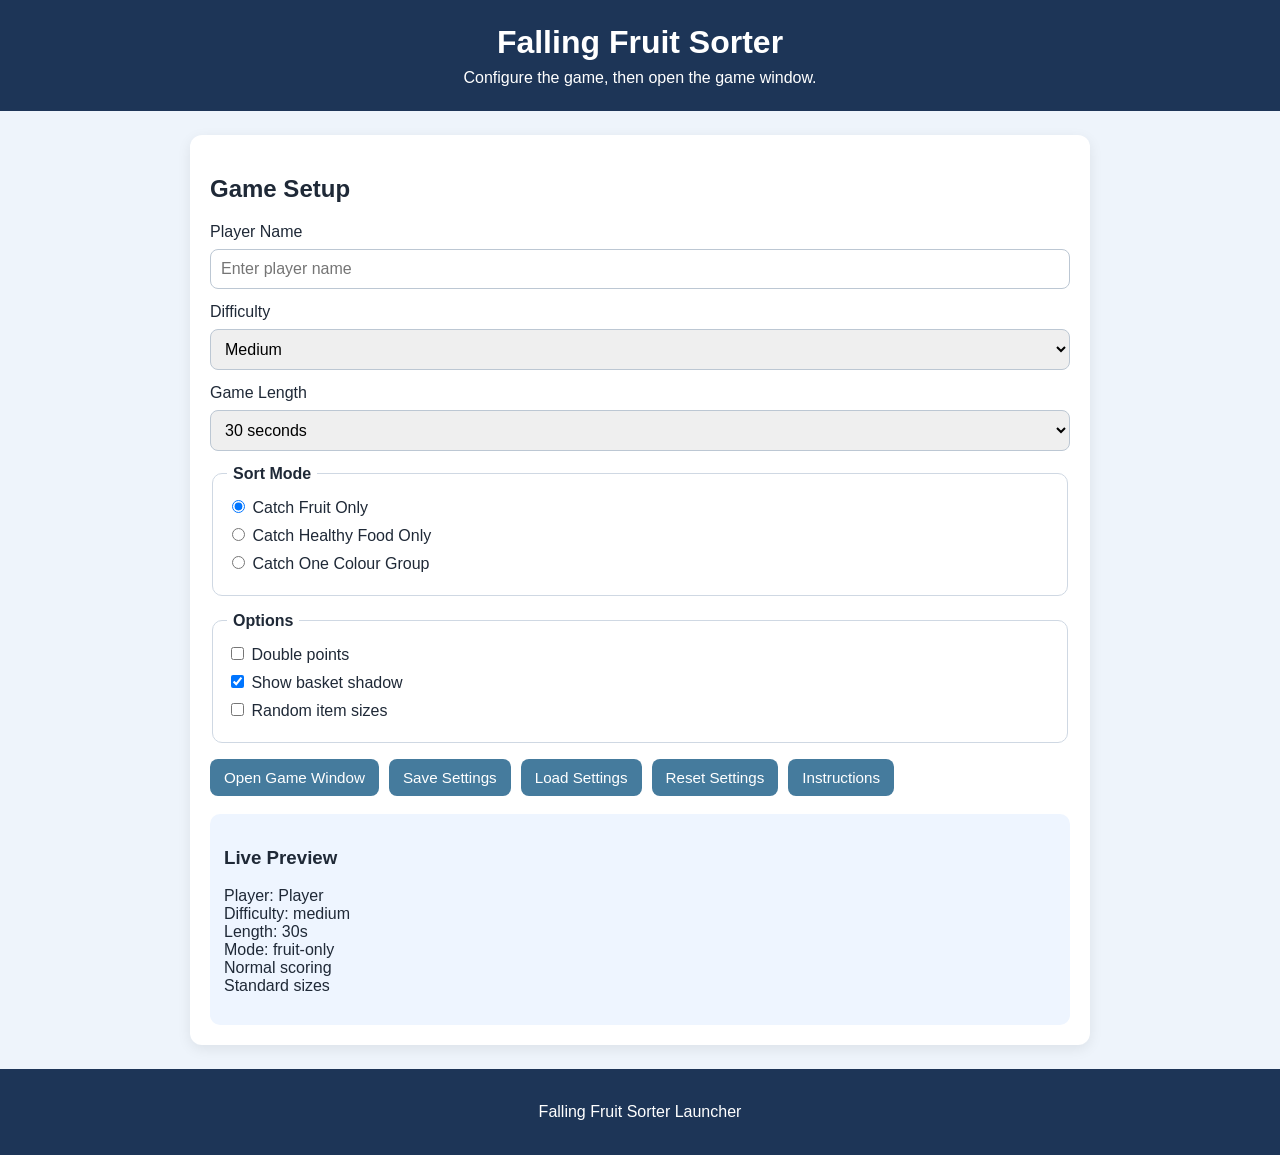
<file: index.html>
<!doctype html>
<html lang="en">
  <head>
    <meta charset="UTF-8" />
    <meta name="viewport" content="width=device-width, initial-scale=1.0" />
    <title>Falling Fruit Sorter Launcher</title>
    <link rel="stylesheet" href="styles.css" />
  </head>
  <body>
    <header class="page-header">
      <h1>Falling Fruit Sorter</h1>
      <p>Configure the game, then open the game window.</p>
    </header>

    <main class="container">
      <section class="card">
        <h2>Game Setup</h2>

        <form id="setupForm">
          <div class="form-row">
            <label for="playerName">Player Name</label>
            <input
              type="text"
              id="playerName"
              name="playerName"
              maxlength="20"
              placeholder="Enter player name"
            />
          </div>

          <div class="form-row">
            <label for="difficulty">Difficulty</label>
            <select id="difficulty" name="difficulty">
              <option value="easy">Easy</option>
              <option value="medium" selected>Medium</option>
              <option value="hard">Hard</option>
            </select>
          </div>

          <div class="form-row">
            <label for="gameLength">Game Length</label>
            <select id="gameLength" name="gameLength">
              <option value="20">20 seconds</option>
              <option value="30" selected>30 seconds</option>
              <option value="45">45 seconds</option>
            </select>
          </div>

          <fieldset>
            <legend>Sort Mode</legend>

            <label class="option-line">
              <input type="radio" name="sortMode" value="fruit-only" checked />
              Catch Fruit Only
            </label>

            <label class="option-line">
              <input type="radio" name="sortMode" value="healthy-only" />
              Catch Healthy Food Only
            </label>

            <label class="option-line">
              <input type="radio" name="sortMode" value="colour-mode" />
              Catch One Colour Group
            </label>
          </fieldset>

          <fieldset>
            <legend>Options</legend>

            <label class="option-line">
              <input type="checkbox" id="doublePoints" />
              Double points
            </label>

            <label class="option-line">
              <input type="checkbox" id="showShadow" checked />
              Show basket shadow
            </label>

            <label class="option-line">
              <input type="checkbox" id="randomSizes" />
              Random item sizes
            </label>
          </fieldset>

          <div class="button-row">
            <button type="button" id="openGameBtn">Open Game Window</button>
            <button type="button" id="saveSettingsBtn">Save Settings</button>
            <button type="button" id="loadSettingsBtn">Load Settings</button>
            <button type="button" id="resetSettingsBtn">Reset Settings</button>
            <button
              type="button"
              onclick="window.location.href = 'instructions.html'"
            >
              Instructions
            </button>
          </div>
        </form>

        <div class="preview-box">
          <h3>Live Preview</h3>
          <p id="previewText">No settings selected yet.</p>
        </div>
      </section>
    </main>

    <footer class="page-footer">
      <p>Falling Fruit Sorter Launcher</p>
    </footer>

    <script src="launcher.js"></script>
  </body>
</html>
</file>
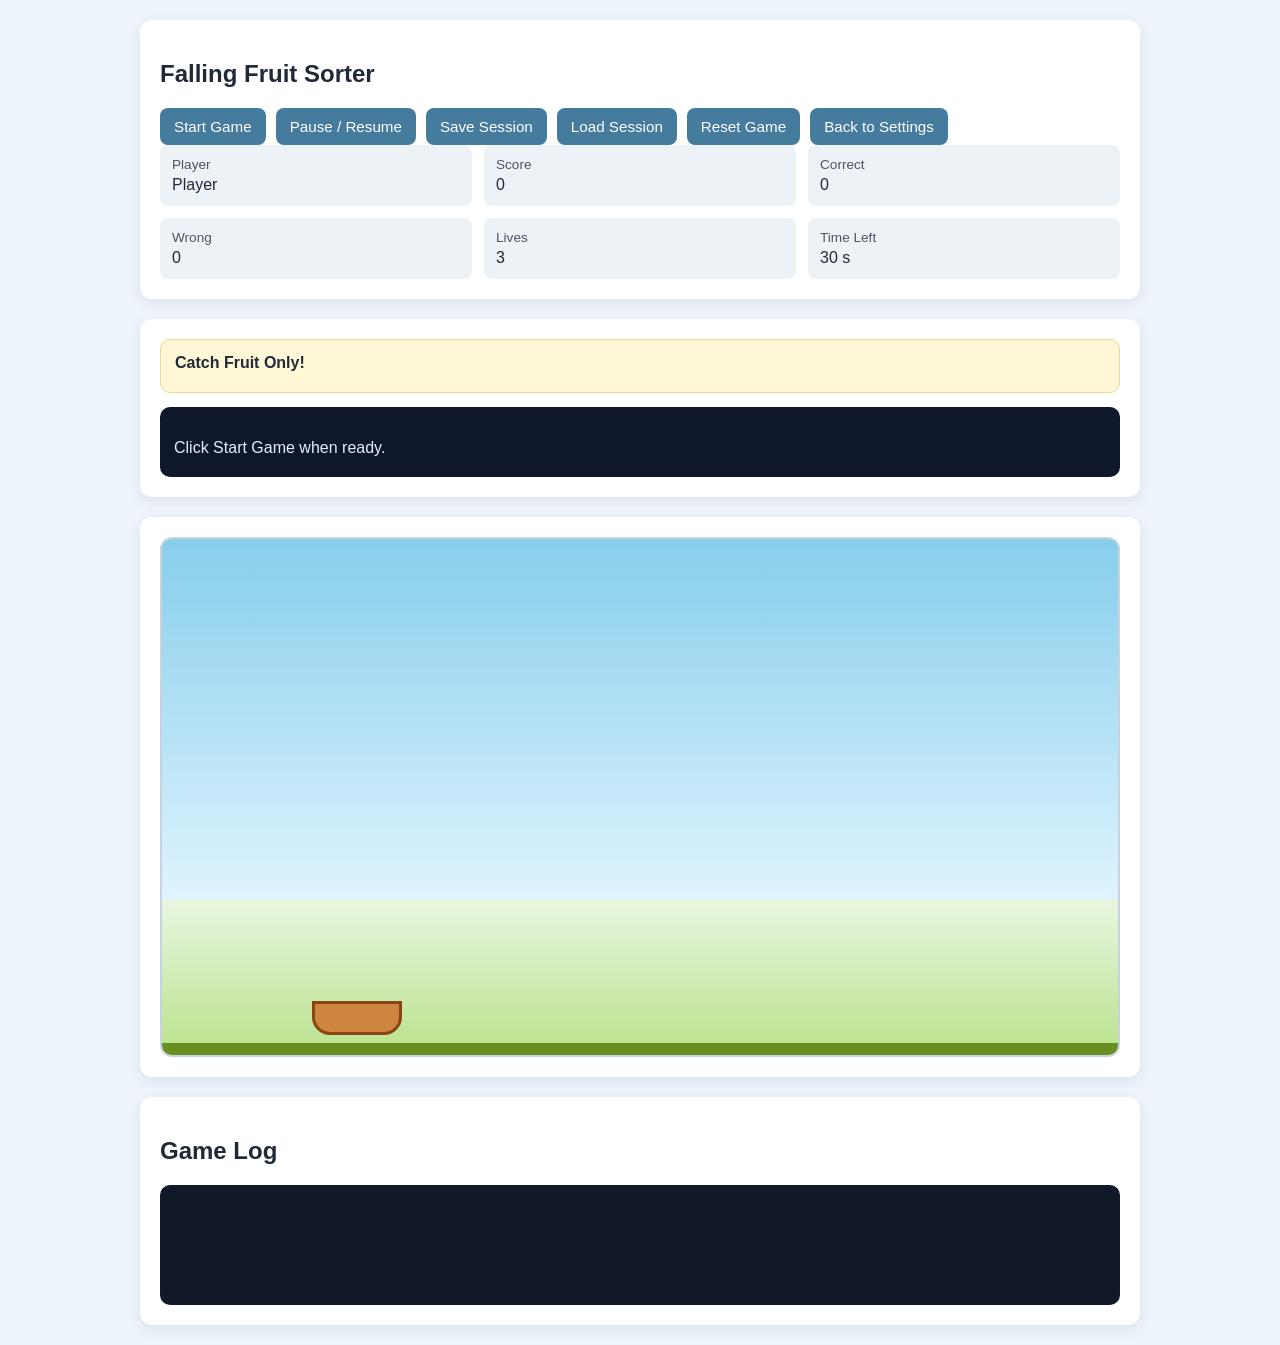
<file: game.html>
<!doctype html>
<html lang="en">
  <head>
    <meta charset="UTF-8" />
    <meta name="viewport" content="width=device-width, initial-scale=1.0" />
    <title>Falling Fruit Sorter Game</title>
    <link rel="stylesheet" href="styles.css" />
  </head>
  <body>
    <main class="game-window-wrap">
      <section class="card">
        <h1>Falling Fruit Sorter</h1>

        <div class="button-row">
          <button id="startBtn" type="button">Start Game</button>
          <button id="pauseBtn" type="button">Pause / Resume</button>
          <button id="saveBtn" type="button">Save Session</button>
          <button id="loadBtn" type="button">Load Session</button>
          <button id="resetBtn" type="button">Reset Game</button>
          <button id="backBtn" type="button">Back to Settings</button>
        </div>

        <div class="stats-grid game-stats-grid">
          <div class="stat-box">
            <span class="label">Player</span>
            <span id="displayPlayer">-</span>
          </div>
          <div class="stat-box">
            <span class="label">Score</span>
            <span id="displayScore">0</span>
          </div>
          <div class="stat-box">
            <span class="label">Correct</span>
            <span id="displayCorrect">0</span>
          </div>
          <div class="stat-box">
            <span class="label">Wrong</span>
            <span id="displayWrong">0</span>
          </div>
          <div class="stat-box">
            <span class="label">Lives</span>
            <span id="displayLives">3</span>
          </div>
          <div class="stat-box">
            <span class="label">Time Left</span>
            <span id="displayTimeLeft">0 s</span>
          </div>
        </div>
      </section>

      <section class="card">
        <div id="ruleArea" class="rule-area">
          Current rule will appear here.
        </div>
        <div id="messageArea" class="message-area">
          Click Start Game when ready.
        </div>
      </section>

      <section class="card">
        <div id="gameArea">
          <div id="basket"></div>
          <div id="ground"></div>
        </div>
      </section>

      <section class="card">
        <h2>Game Log</h2>
        <div id="logArea" class="log-area"></div>
      </section>
    </main>

    <script src="game.js"></script>
  </body>
</html>
</file>
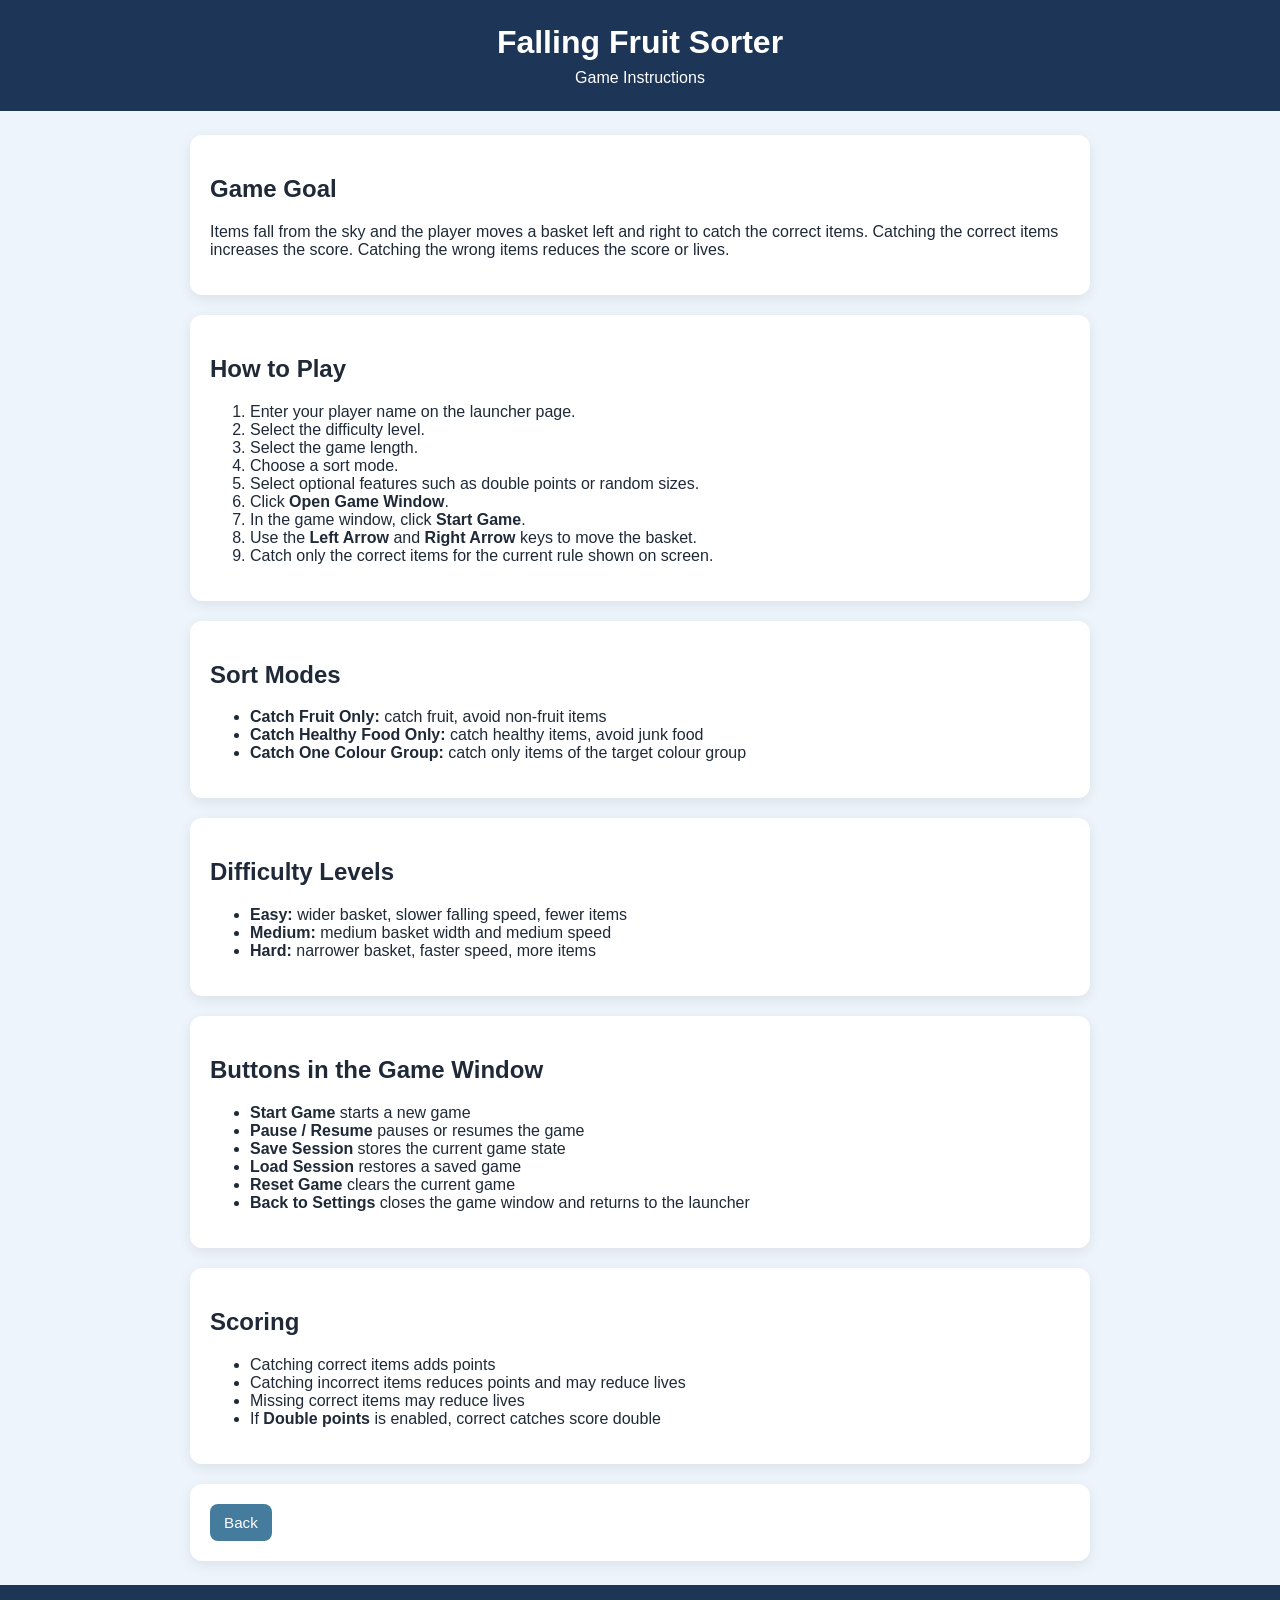
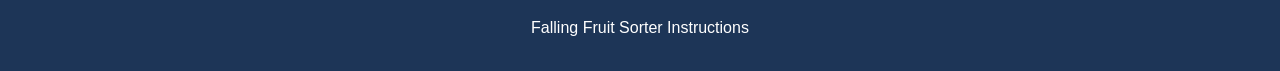
<file: instructions.html>
<!doctype html>
<html lang="en">
  <head>
    <meta charset="UTF-8" />
    <meta name="viewport" content="width=device-width, initial-scale=1.0" />
    <title>Falling Fruit Sorter Instructions</title>
    <link rel="stylesheet" href="styles.css" />
  </head>
  <body>
    <header class="page-header">
      <h1>Falling Fruit Sorter</h1>
      <p>Game Instructions</p>
    </header>

    <main class="container">
      <section class="card">
        <h2>Game Goal</h2>
        <p>
          Items fall from the sky and the player moves a basket left and right
          to catch the correct items. Catching the correct items increases the
          score. Catching the wrong items reduces the score or lives.
        </p>
      </section>

      <section class="card">
        <h2>How to Play</h2>
        <ol>
          <li>Enter your player name on the launcher page.</li>
          <li>Select the difficulty level.</li>
          <li>Select the game length.</li>
          <li>Choose a sort mode.</li>
          <li>
            Select optional features such as double points or random sizes.
          </li>
          <li>Click <strong>Open Game Window</strong>.</li>
          <li>In the game window, click <strong>Start Game</strong>.</li>
          <li>
            Use the <strong>Left Arrow</strong> and
            <strong>Right Arrow</strong> keys to move the basket.
          </li>
          <li>
            Catch only the correct items for the current rule shown on screen.
          </li>
        </ol>
      </section>

      <section class="card">
        <h2>Sort Modes</h2>
        <ul>
          <li>
            <strong>Catch Fruit Only:</strong> catch fruit, avoid non-fruit
            items
          </li>
          <li>
            <strong>Catch Healthy Food Only:</strong> catch healthy items, avoid
            junk food
          </li>
          <li>
            <strong>Catch One Colour Group:</strong> catch only items of the
            target colour group
          </li>
        </ul>
      </section>

      <section class="card">
        <h2>Difficulty Levels</h2>
        <ul>
          <li>
            <strong>Easy:</strong> wider basket, slower falling speed, fewer
            items
          </li>
          <li><strong>Medium:</strong> medium basket width and medium speed</li>
          <li>
            <strong>Hard:</strong> narrower basket, faster speed, more items
          </li>
        </ul>
      </section>

      <section class="card">
        <h2>Buttons in the Game Window</h2>
        <ul>
          <li><strong>Start Game</strong> starts a new game</li>
          <li><strong>Pause / Resume</strong> pauses or resumes the game</li>
          <li><strong>Save Session</strong> stores the current game state</li>
          <li><strong>Load Session</strong> restores a saved game</li>
          <li><strong>Reset Game</strong> clears the current game</li>
          <li>
            <strong>Back to Settings</strong> closes the game window and returns
            to the launcher
          </li>
        </ul>
      </section>

      <section class="card">
        <h2>Scoring</h2>
        <ul>
          <li>Catching correct items adds points</li>
          <li>Catching incorrect items reduces points and may reduce lives</li>
          <li>Missing correct items may reduce lives</li>
          <li>
            If <strong>Double points</strong> is enabled, correct catches score
            double
          </li>
        </ul>
      </section>

      <section class="card">
        <div class="button-row">
          <button type="button" onclick="window.location.href = 'index.html'">
            Back
          </button>
        </div>
      </section>
    </main>

    <footer class="page-footer">
      <p>Falling Fruit Sorter Instructions</p>
    </footer>
  </body>
</html>
</file>
<file: styles.css>
* {
    box-sizing: border-box;
}

body {
    margin: 0;
    font-family: Arial, Helvetica, sans-serif;
    background-color: #eef4fb;
    color: #1f2937;
}

.page-header {
    text-align: center;
    background-color: #1d3557;
    color: white;
    padding: 24px 16px;
}

.page-header h1 {
    margin: 0 0 8px 0;
}

.page-header p {
    margin: 0;
}

.container {
    width: min(900px, 95%);
    margin: 24px auto;
}

.game-window-wrap {
    width: min(1000px, 96%);
    margin: 20px auto;
}

.card {
    background-color: white;
    border-radius: 12px;
    padding: 20px;
    margin-bottom: 20px;
    box-shadow: 0 4px 14px rgba(0, 0, 0, 0.08);
}

.form-row {
    display: grid;
    gap: 8px;
    margin-bottom: 14px;
}

.form-row input,
.form-row select {
    padding: 10px;
    border: 1px solid #bcc7d3;
    border-radius: 8px;
    font-size: 1rem;
}

fieldset {
    border: 1px solid #cfd8e3;
    border-radius: 10px;
    margin-bottom: 16px;
    padding: 14px;
}

legend {
    font-weight: bold;
    padding: 0 6px;
}

.option-line {
    display: block;
    margin-bottom: 8px;
}

.button-row {
    display: flex;
    flex-wrap: wrap;
    gap: 10px;
}

button {
    padding: 10px 14px;
    border: none;
    border-radius: 8px;
    background-color: #457b9d;
    color: white;
    cursor: pointer;
    font-size: 0.95rem;
}

button:hover {
    background-color: #355f79;
}

.preview-box {
    margin-top: 18px;
    background-color: #eef5ff;
    border-radius: 10px;
    padding: 14px;
}

.stats-grid {
    display: grid;
    gap: 12px;
}

.game-stats-grid {
    grid-template-columns: repeat(3, 1fr);
}

.stat-box {
    background-color: #edf2f7;
    border-radius: 8px;
    padding: 12px;
}

.label {
    display: block;
    font-size: 0.85rem;
    color: #4b5563;
    margin-bottom: 4px;
}

.rule-area {
    min-height: 54px;
    background: #fff7d6;
    border: 1px solid #ecd98b;
    border-radius: 10px;
    padding: 14px;
    margin-bottom: 14px;
    font-weight: bold;
}

#gameArea {
    position: relative;
    width: 100%;
    height: 520px;
    border: 2px solid #c7d3e0;
    border-radius: 12px;
    overflow: hidden;
    background: linear-gradient(to bottom, #87ceeb 0%, #dff4ff 70%, #e8f6df 70%, #b9e28c 100%);
}

#basket {
    position: absolute;
    bottom: 20px;
    left: 380px;
    width: 150px;
    height: 34px;
    background-color: peru;
    border-radius: 0 0 18px 18px;
    border: 3px solid saddlebrown;
}

#basket.shadow {
    box-shadow: 0 8px 12px rgba(0, 0, 0, 0.25);
}

.falling-item {
    position: absolute;
    top: 0;
    display: grid;
    place-items: center;
    font-size: 2rem;
    user-select: none;
}

#ground {
    position: absolute;
    left: 0;
    right: 0;
    bottom: 0;
    height: 12px;
    background-color: #6b8e23;
}

.message-area {
    min-height: 70px;
    background: #0f172a;
    color: #e5eefc;
    border-radius: 10px;
    padding: 14px;
    white-space: pre-line;
}

.log-area {
    min-height: 120px;
    max-height: 240px;
    overflow-y: auto;
    background: #111827;
    color: #f9fafb;
    border-radius: 10px;
    padding: 14px;
    white-space: pre-line;
}

.log-entry {
    border-bottom: 1px solid rgba(255, 255, 255, 0.12);
    padding-bottom: 8px;
    margin-bottom: 8px;
}

.page-footer {
    text-align: center;
    padding: 18px;
    background-color: #1d3557;
    color: white;
    margin-top: 24px;
}

@media (max-width: 800px) {
    .game-stats-grid {
        grid-template-columns: 1fr;
    }

    #gameArea {
        height: 420px;
    }
}
</file>
